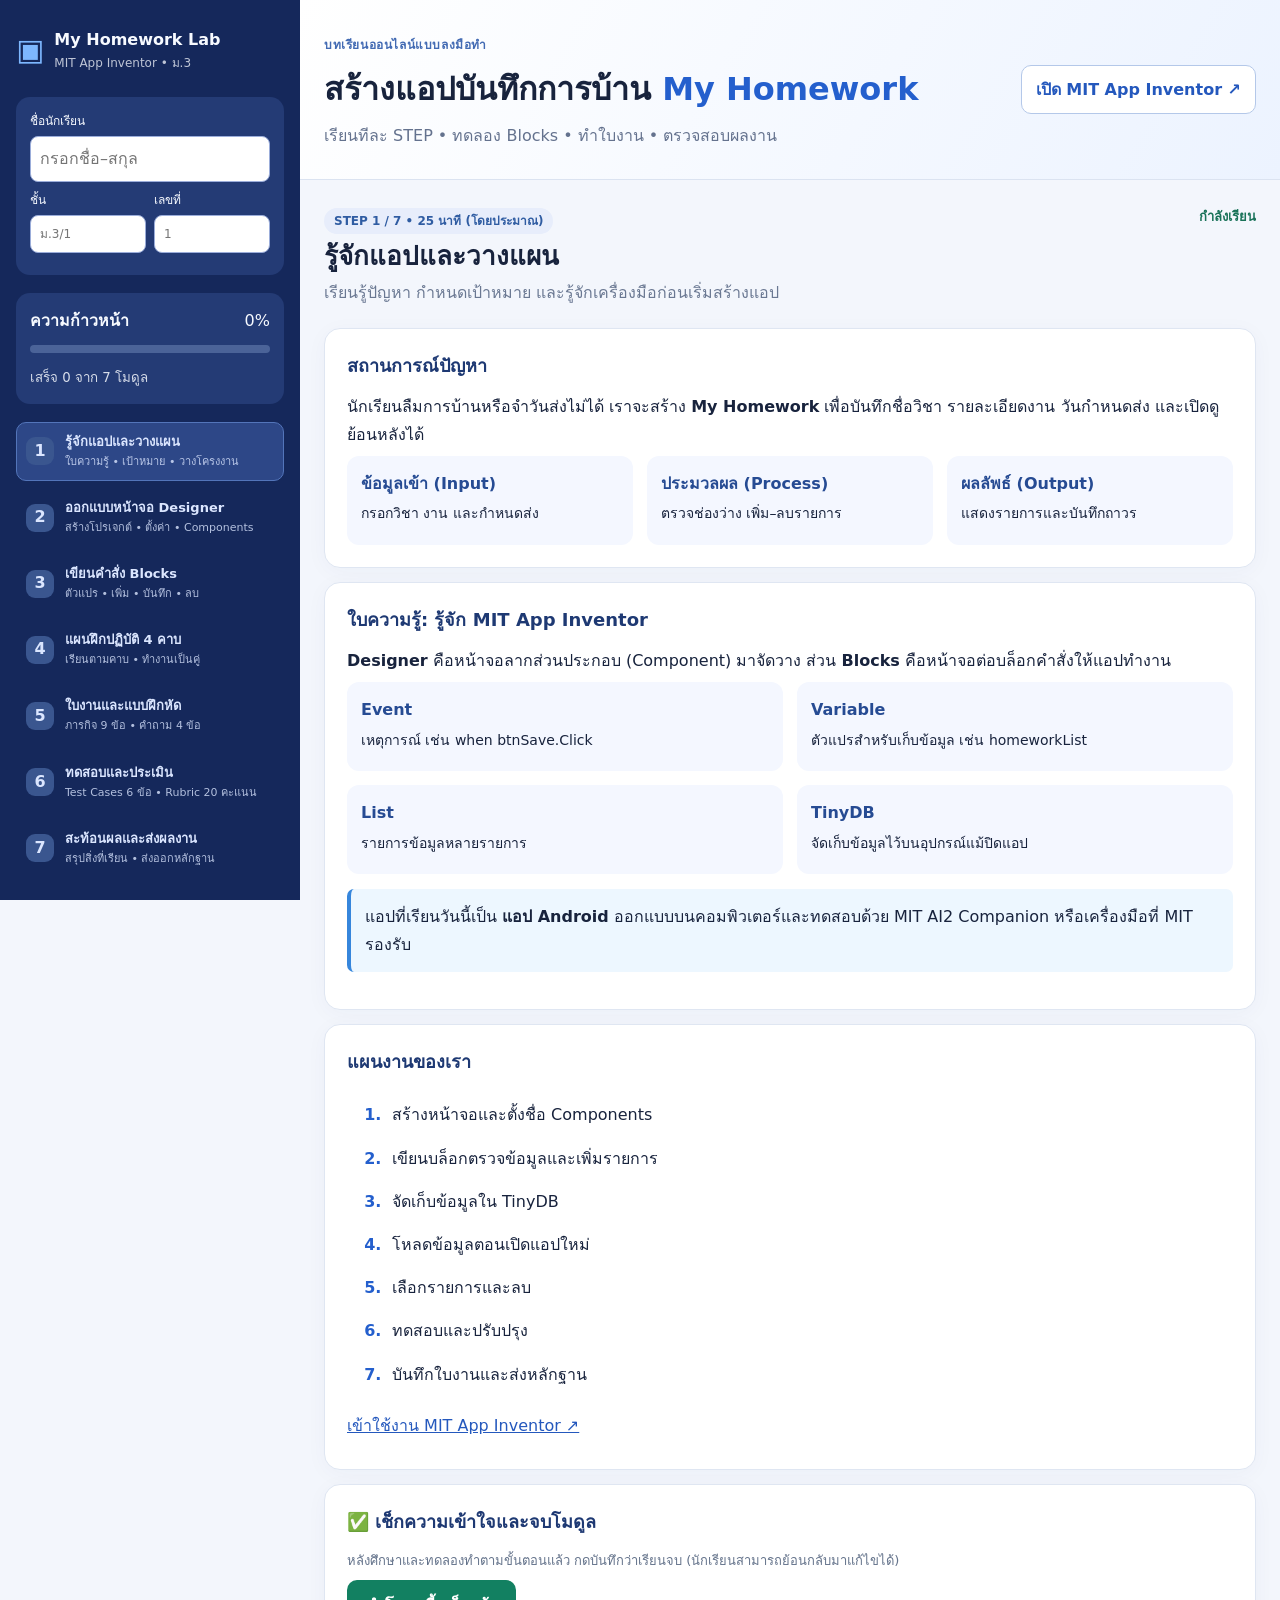
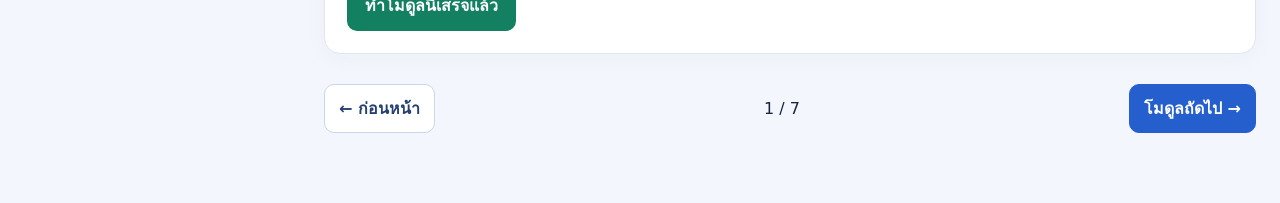
<file: index.html>
<!doctype html>
<html lang="th"><head><meta charset="UTF-8"><meta name="viewport" content="width=device-width,initial-scale=1"><meta name="theme-color" content="#172a5e"><meta name="description" content="บทเรียนออนไลน์ MIT App Inventor สำหรับ ม.3 สร้างแอป My Homework แบบ Step-by-Step"><title>My Homework Lab | MIT App Inventor ม.3</title><link rel="stylesheet" href="style.css"></head>
<body><a class="skip" href="#main">ข้ามไปเนื้อหาบทเรียน</a><div class="app"><aside class="sidebar"><div class="brand"><span class="brand-icon">▣</span><div><strong>My Homework Lab</strong><small>MIT App Inventor • ม.3</small></div></div><div class="student-panel"><label for="studentName">ชื่อนักเรียน</label><input id="studentName" placeholder="กรอกชื่อ–สกุล"><div class="two"><label>ชั้น <input id="studentClass" placeholder="ม.3/1"></label><label>เลขที่ <input id="studentNumber" placeholder="1" inputmode="numeric"></label></div></div><div class="progress"><div class="progress-row"><strong>ความก้าวหน้า</strong><span id="progressPercent">0%</span></div><div class="progress-bar"><span id="progressFill"></span></div><small id="progressDetail">เสร็จ 0 จาก 7 โมดูล</small></div><nav id="nav" aria-label="โมดูลบทเรียน"></nav><div class="side-actions"><button id="exportBtn" class="soft">↓ ส่งออกผลการเรียน (.json)</button><button id="printBtn" class="soft">⎙ พิมพ์ใบงาน/ผลการเรียน</button><button id="resetBtn" class="text-btn">ล้างความก้าวหน้าบนอุปกรณ์</button></div></aside><main id="main"><header class="top"><div><span class="eyebrow">บทเรียนออนไลน์แบบลงมือทำ</span><h1>สร้างแอปบันทึกการบ้าน <span>My Homework</span></h1><p>เรียนทีละ STEP • ทดลอง Blocks • ทำใบงาน • ตรวจสอบผลงาน</p></div><a class="external" href="https://ai2.appinventor.mit.edu/" target="_blank" rel="noopener noreferrer">เปิด MIT App Inventor ↗</a></header><div class="mobile-nav"><label for="moduleSelect">เลือกโมดูล</label><select id="moduleSelect"></select></div><div class="content"><div id="moduleArea"></div><footer class="footer-nav"><button id="prevBtn" class="soft">← ก่อนหน้า</button><span id="stepLabel"></span><button id="nextBtn" class="primary">โมดูลถัดไป →</button></footer></div></main></div><script src="block-guides.js" defer></script><script src="app.js" defer></script></body></html>
</file>
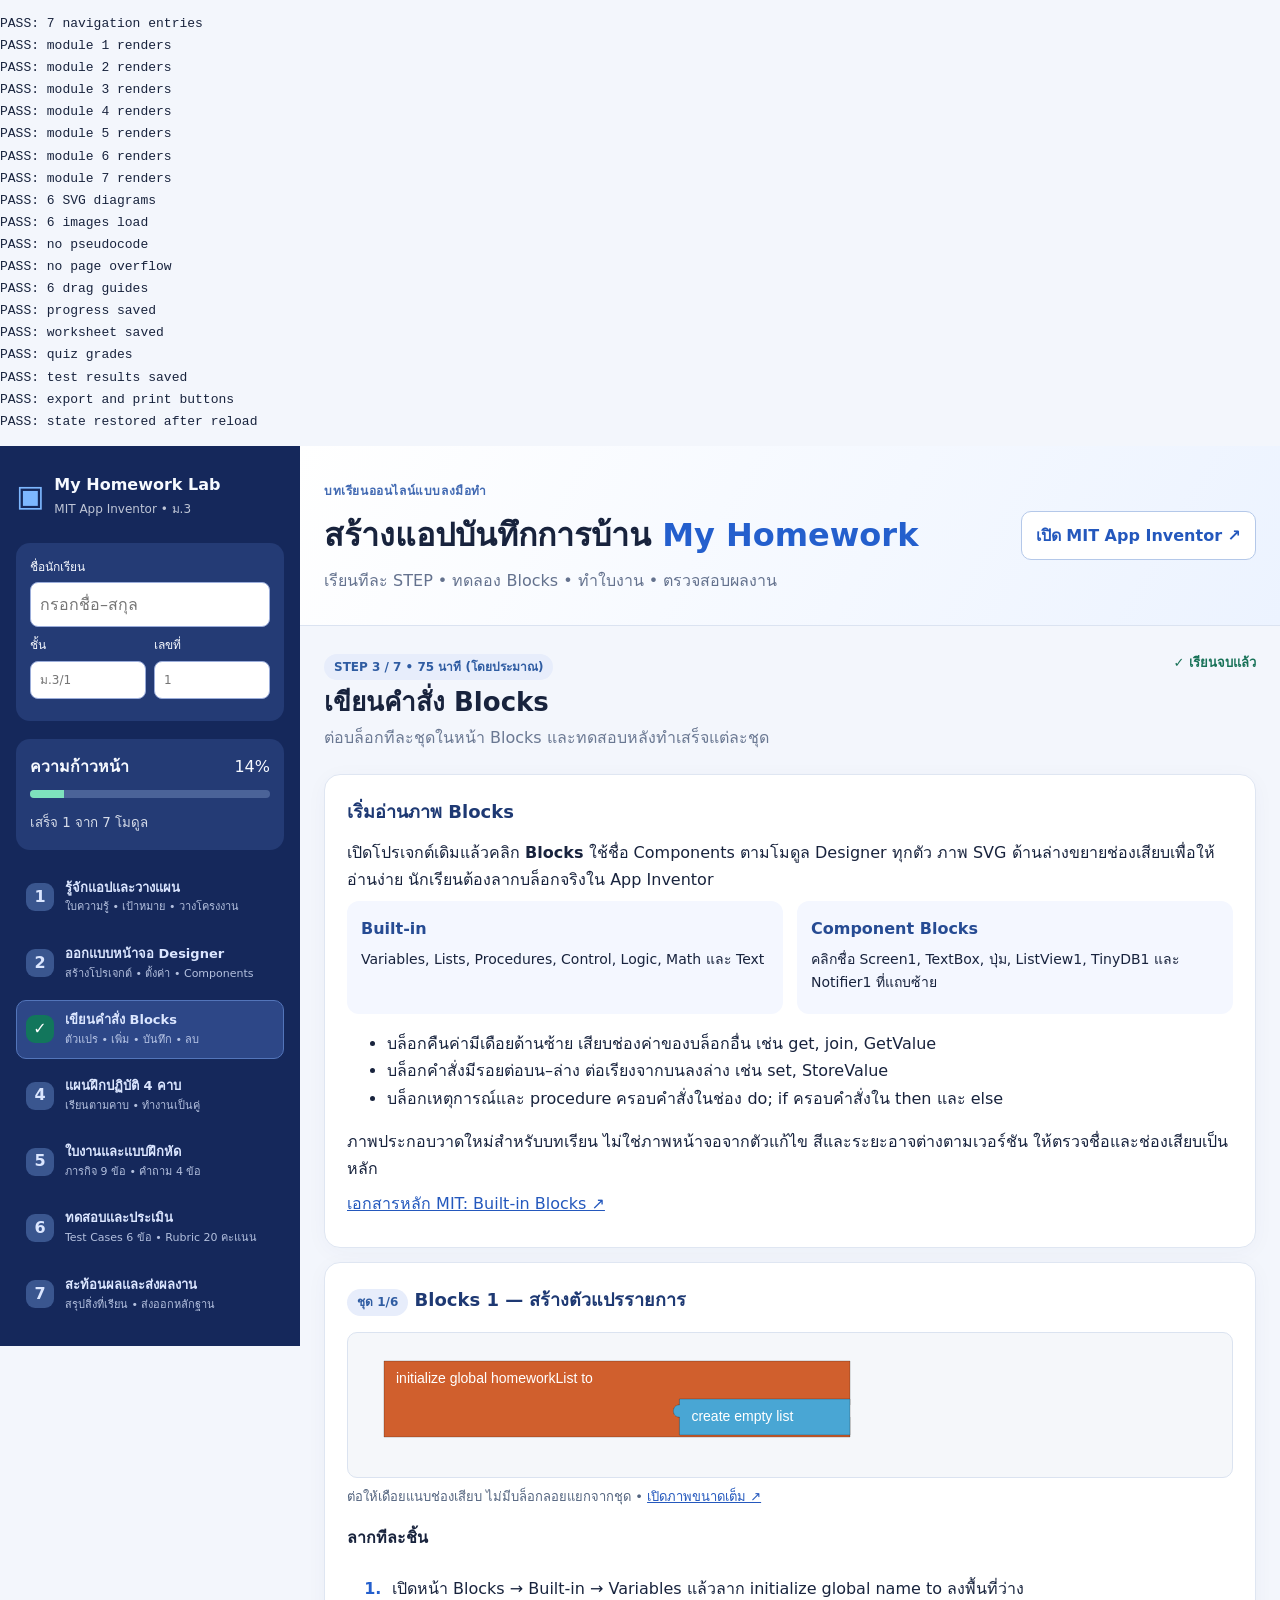
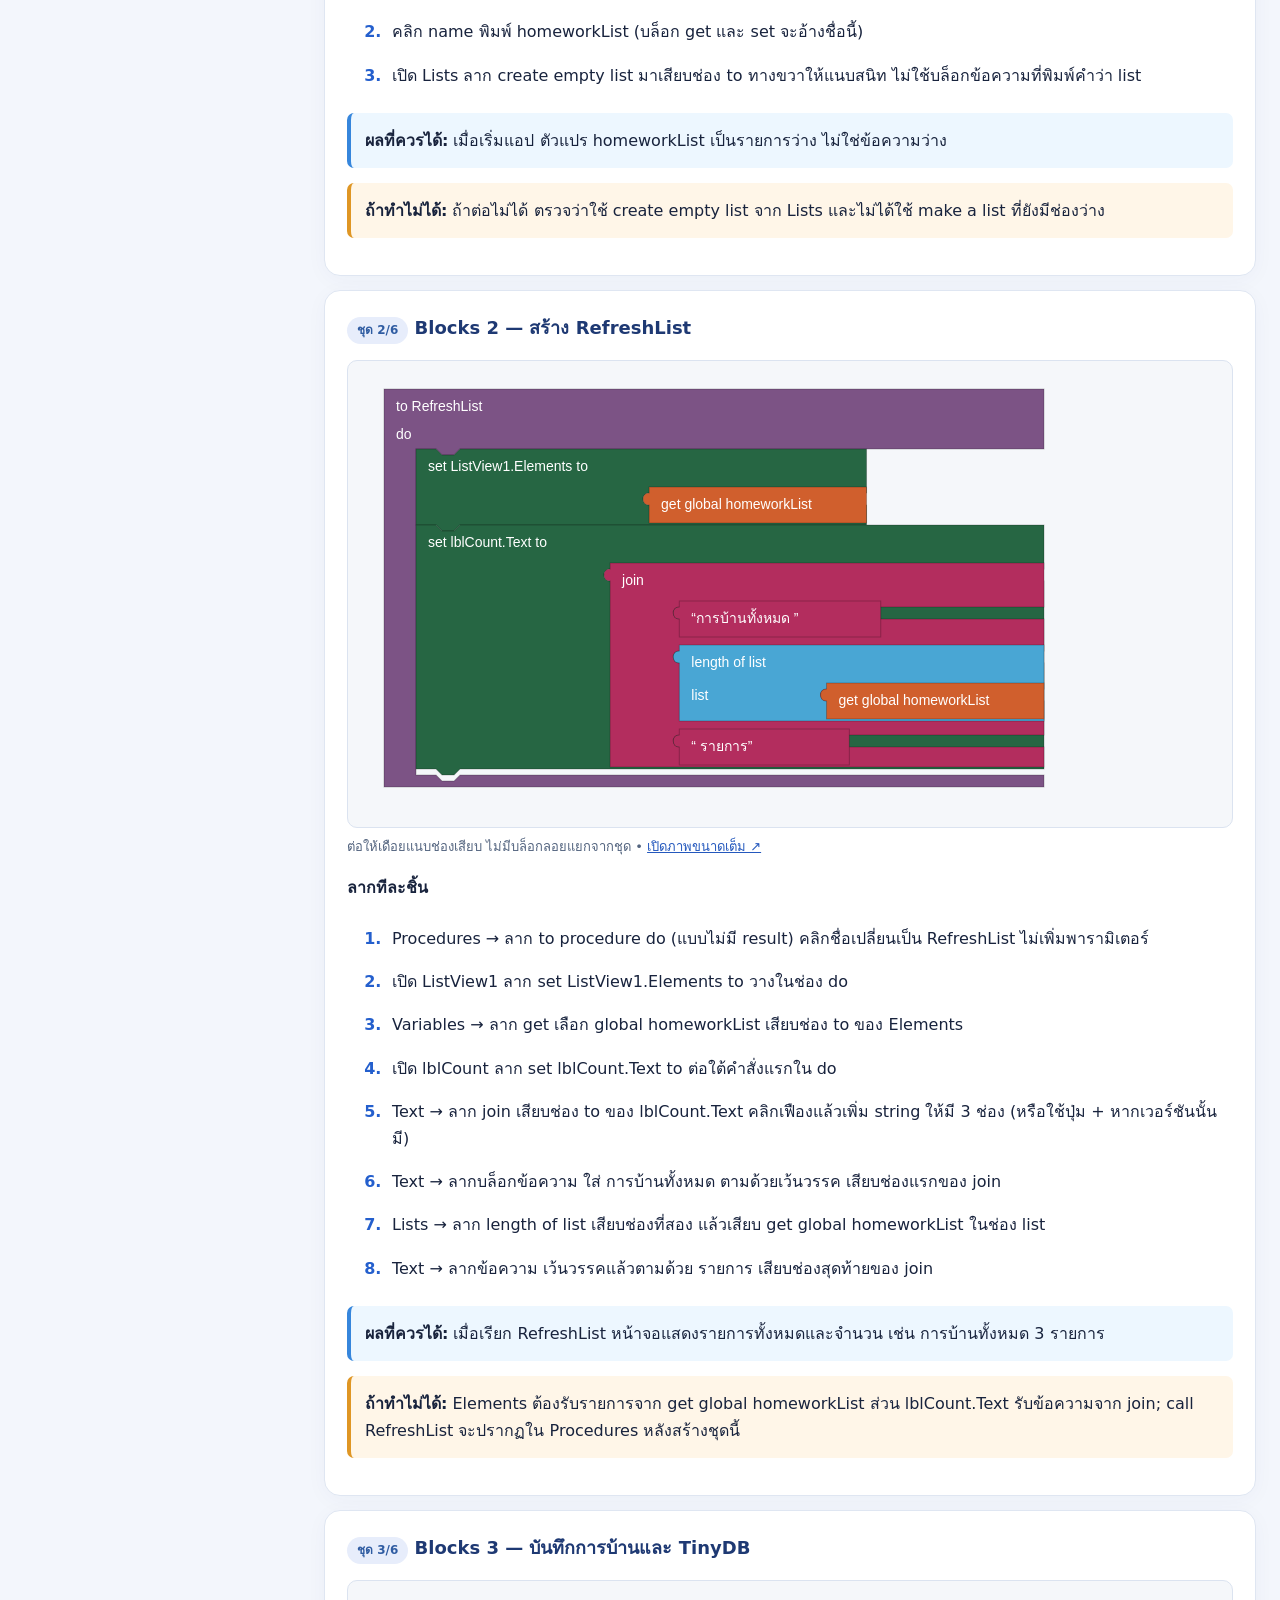
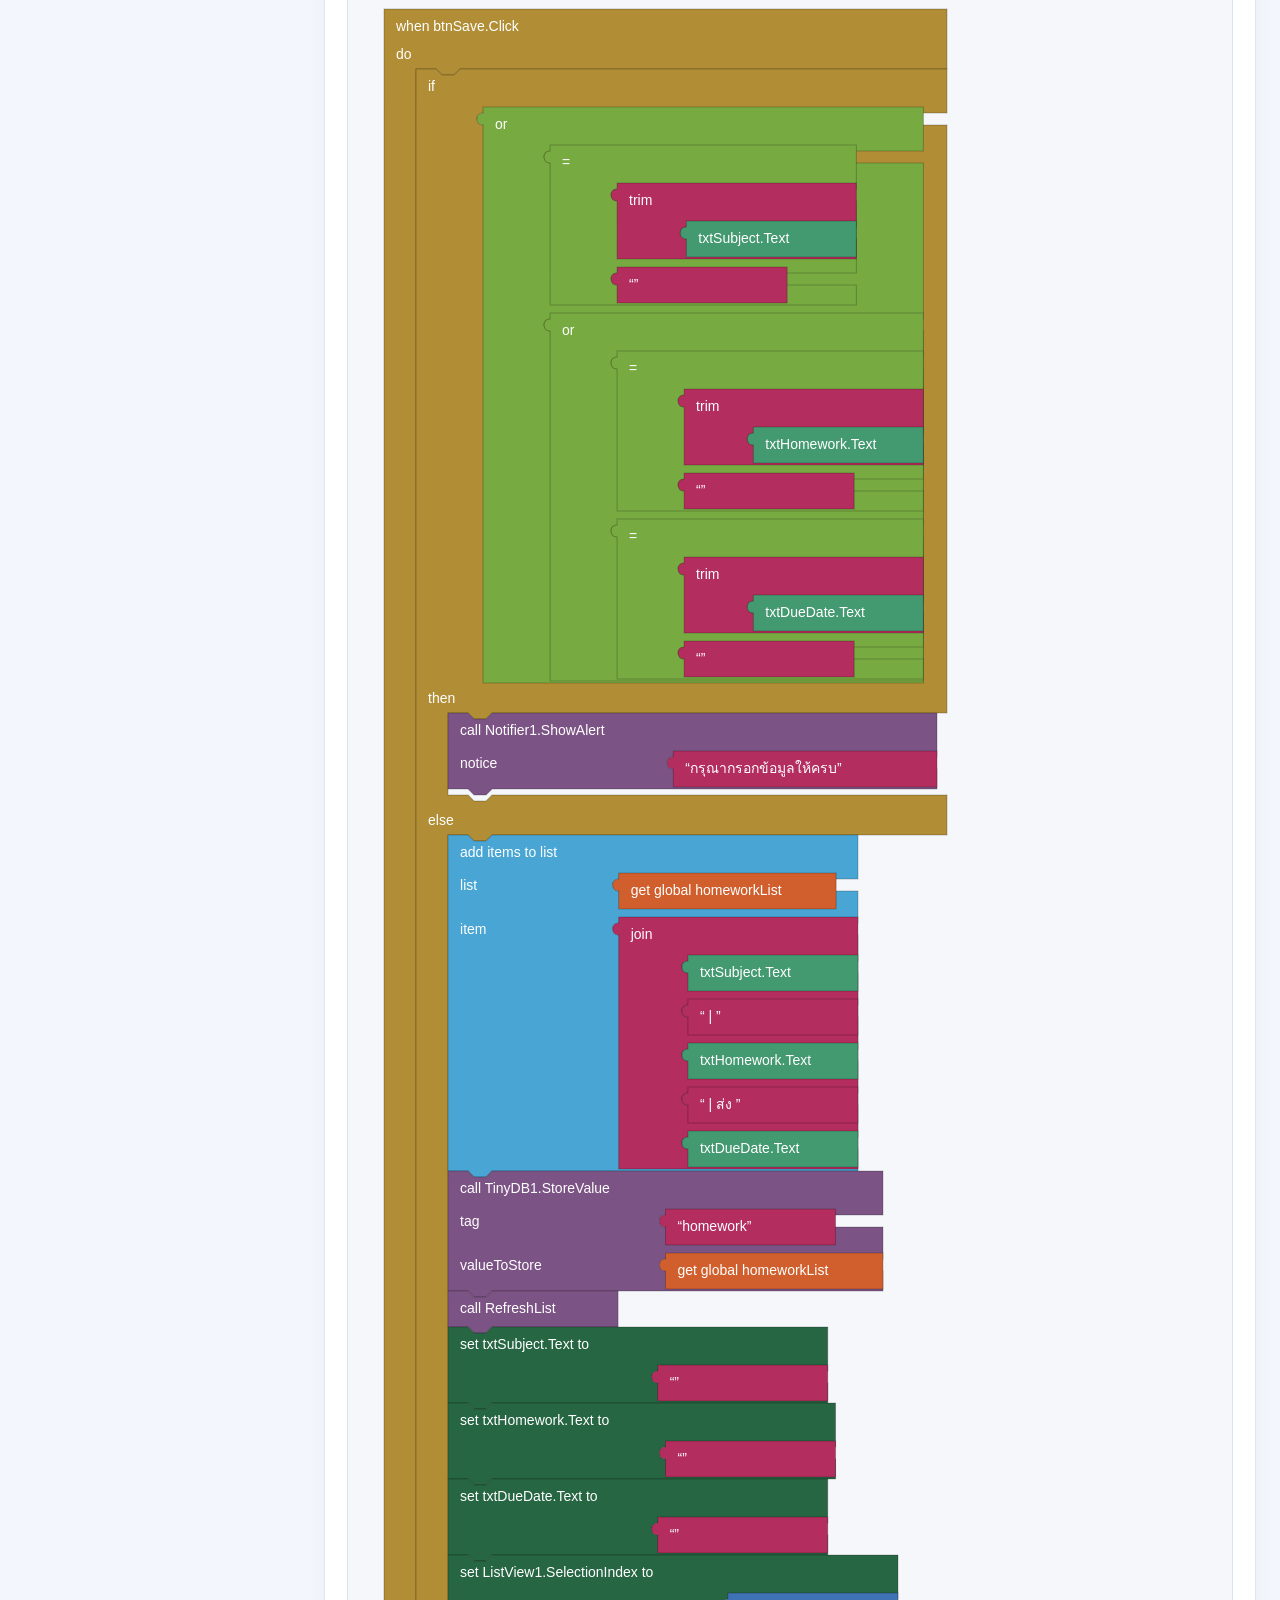
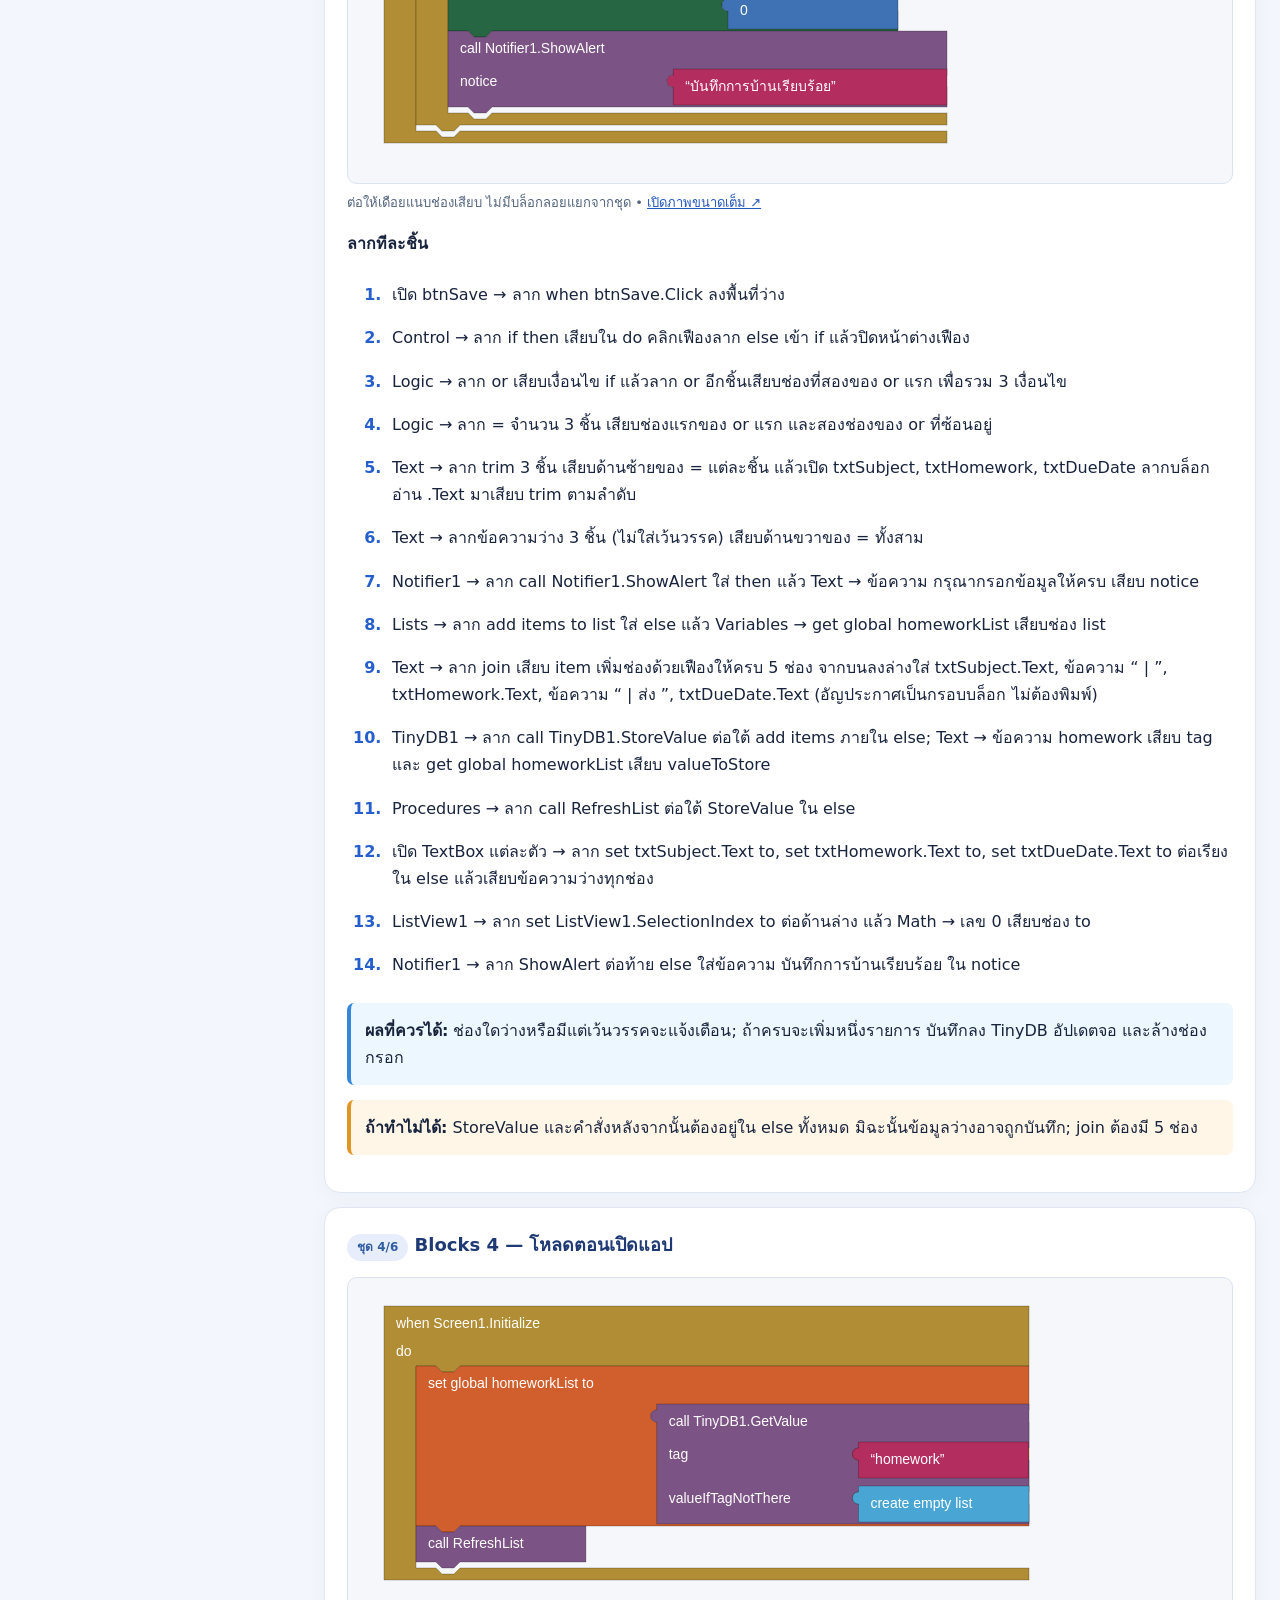
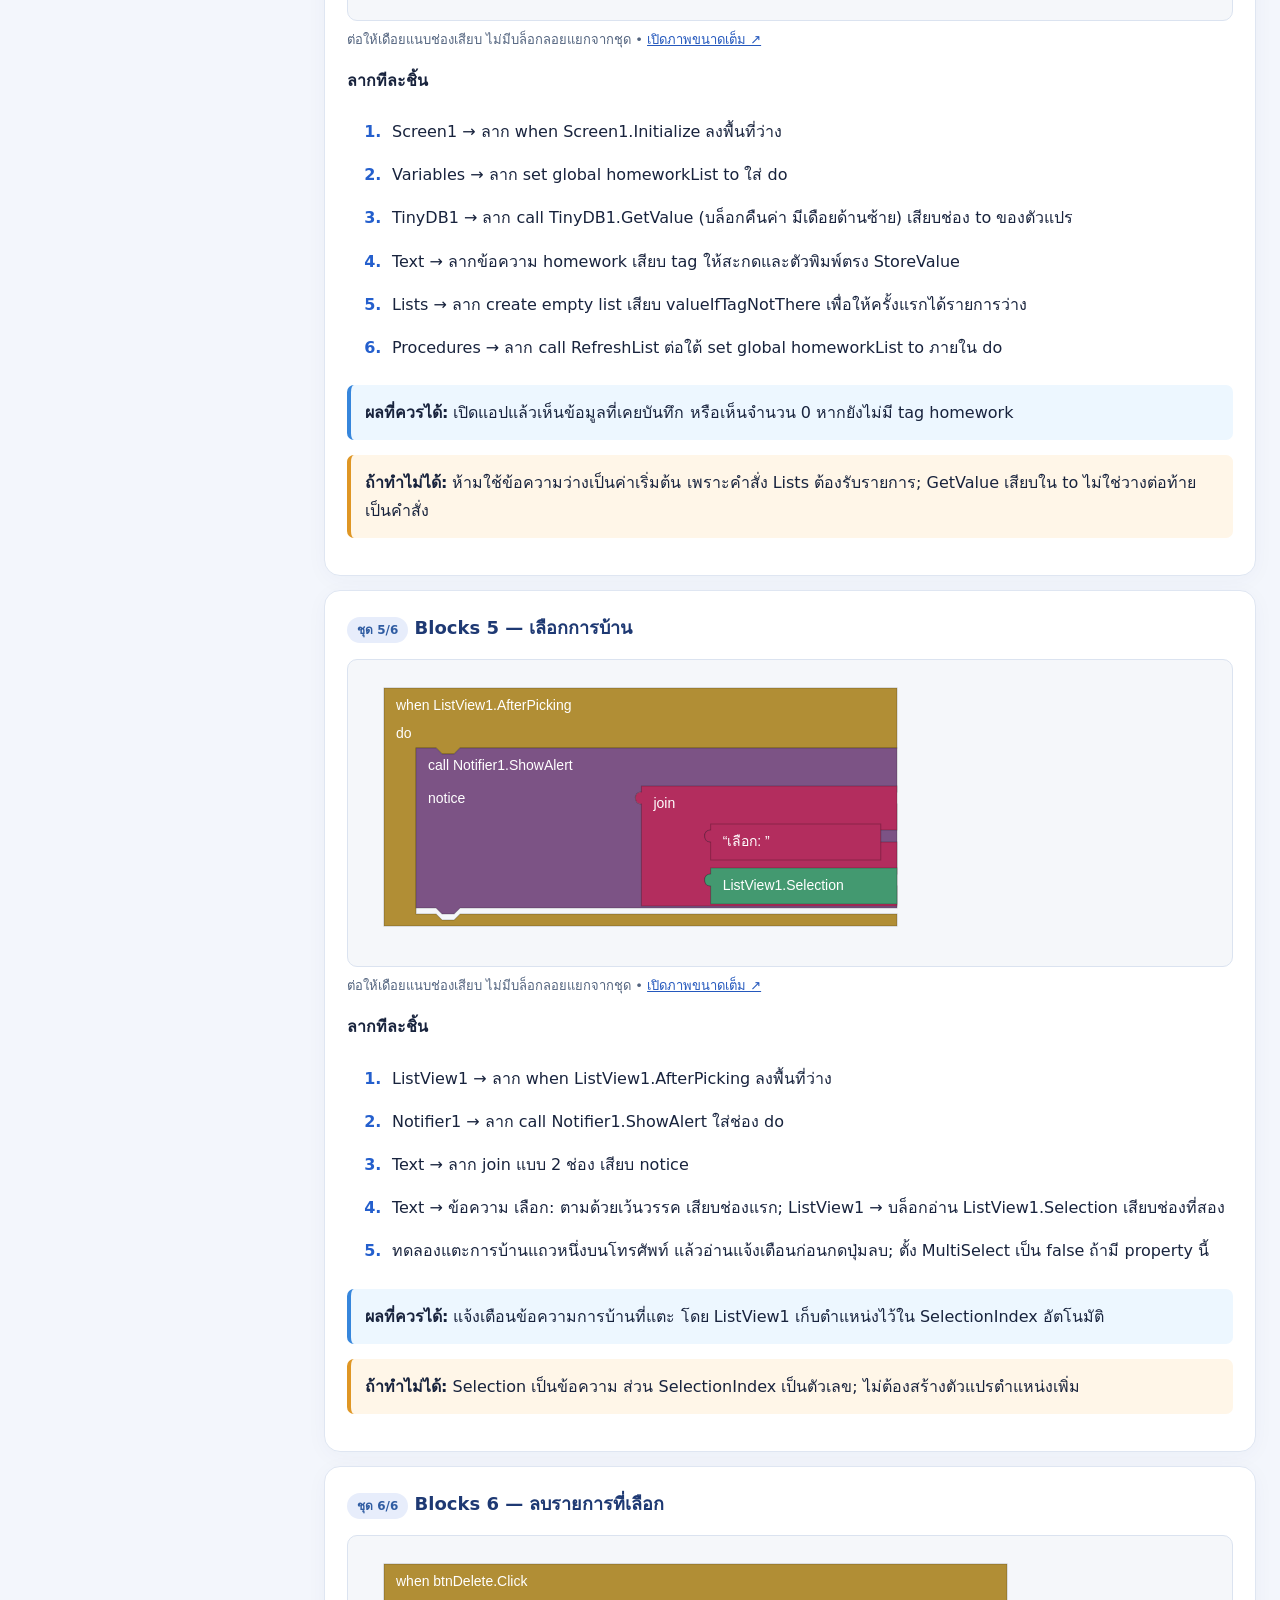
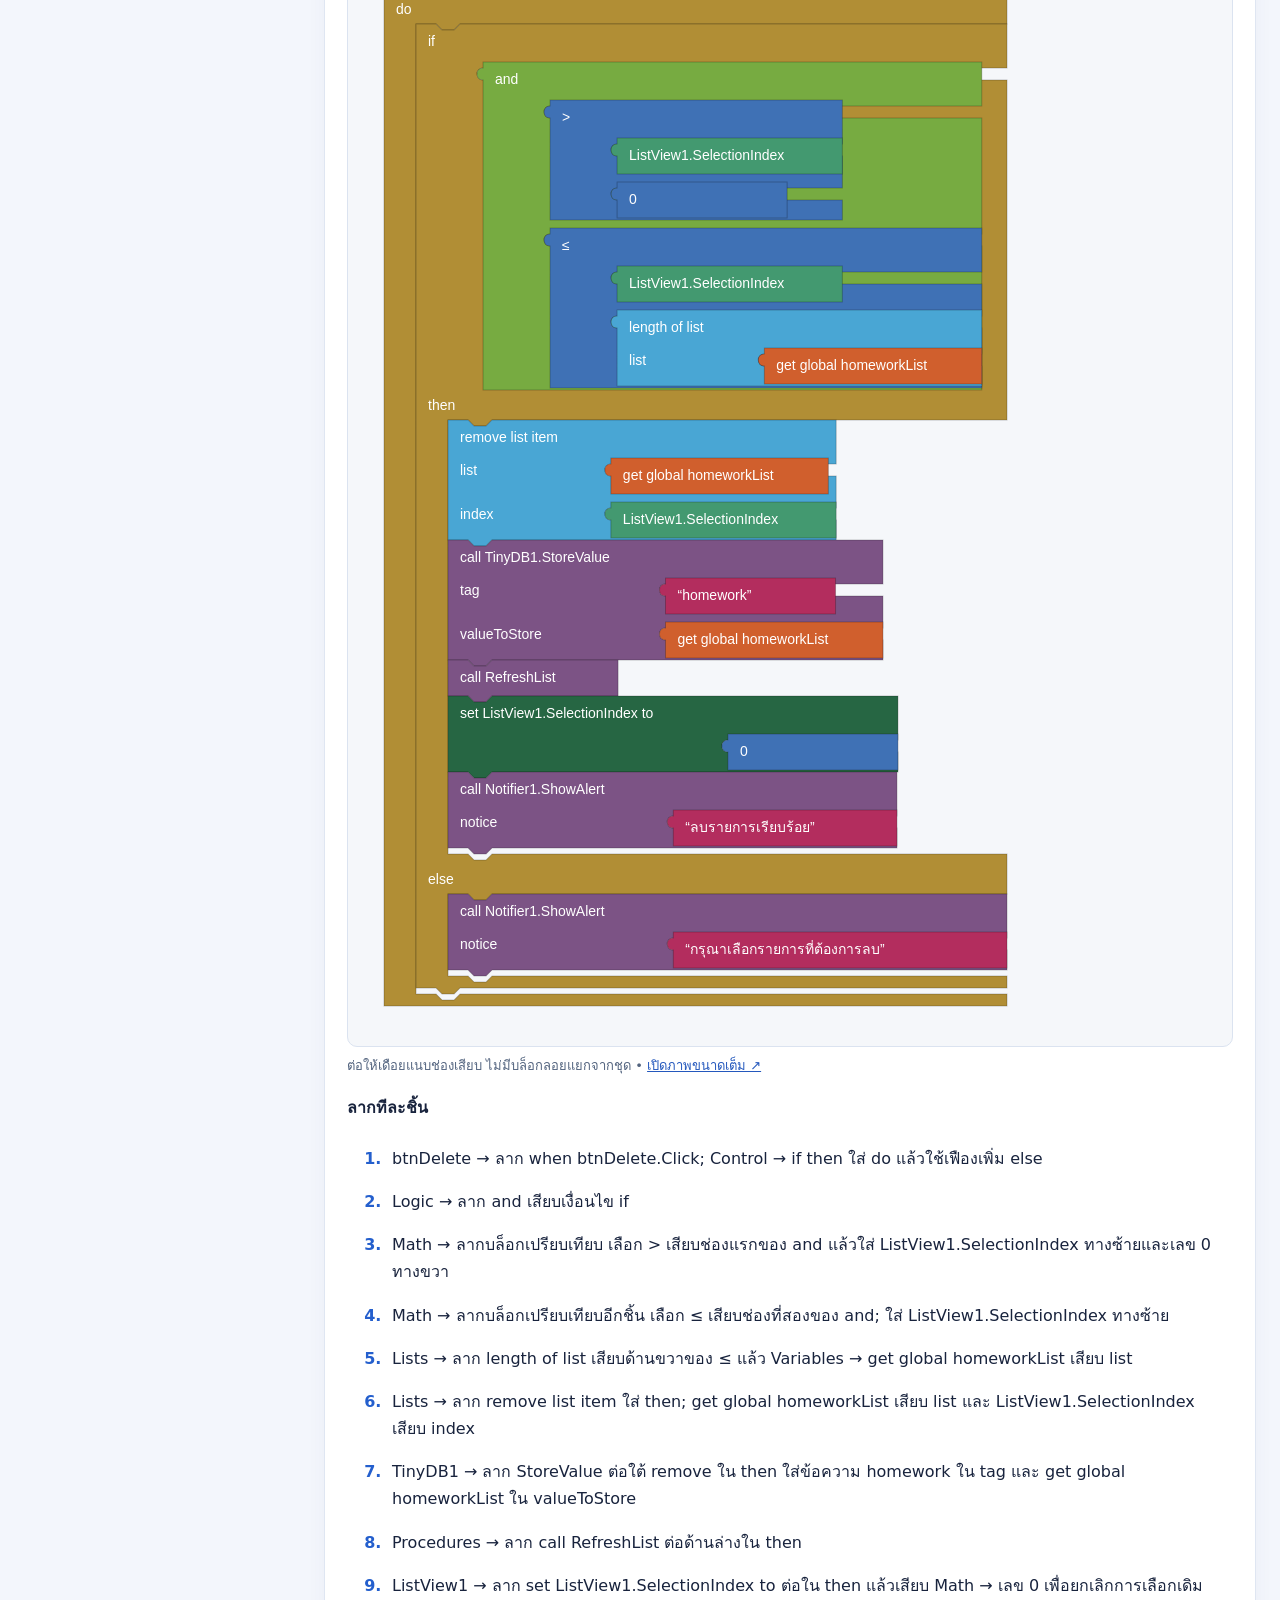
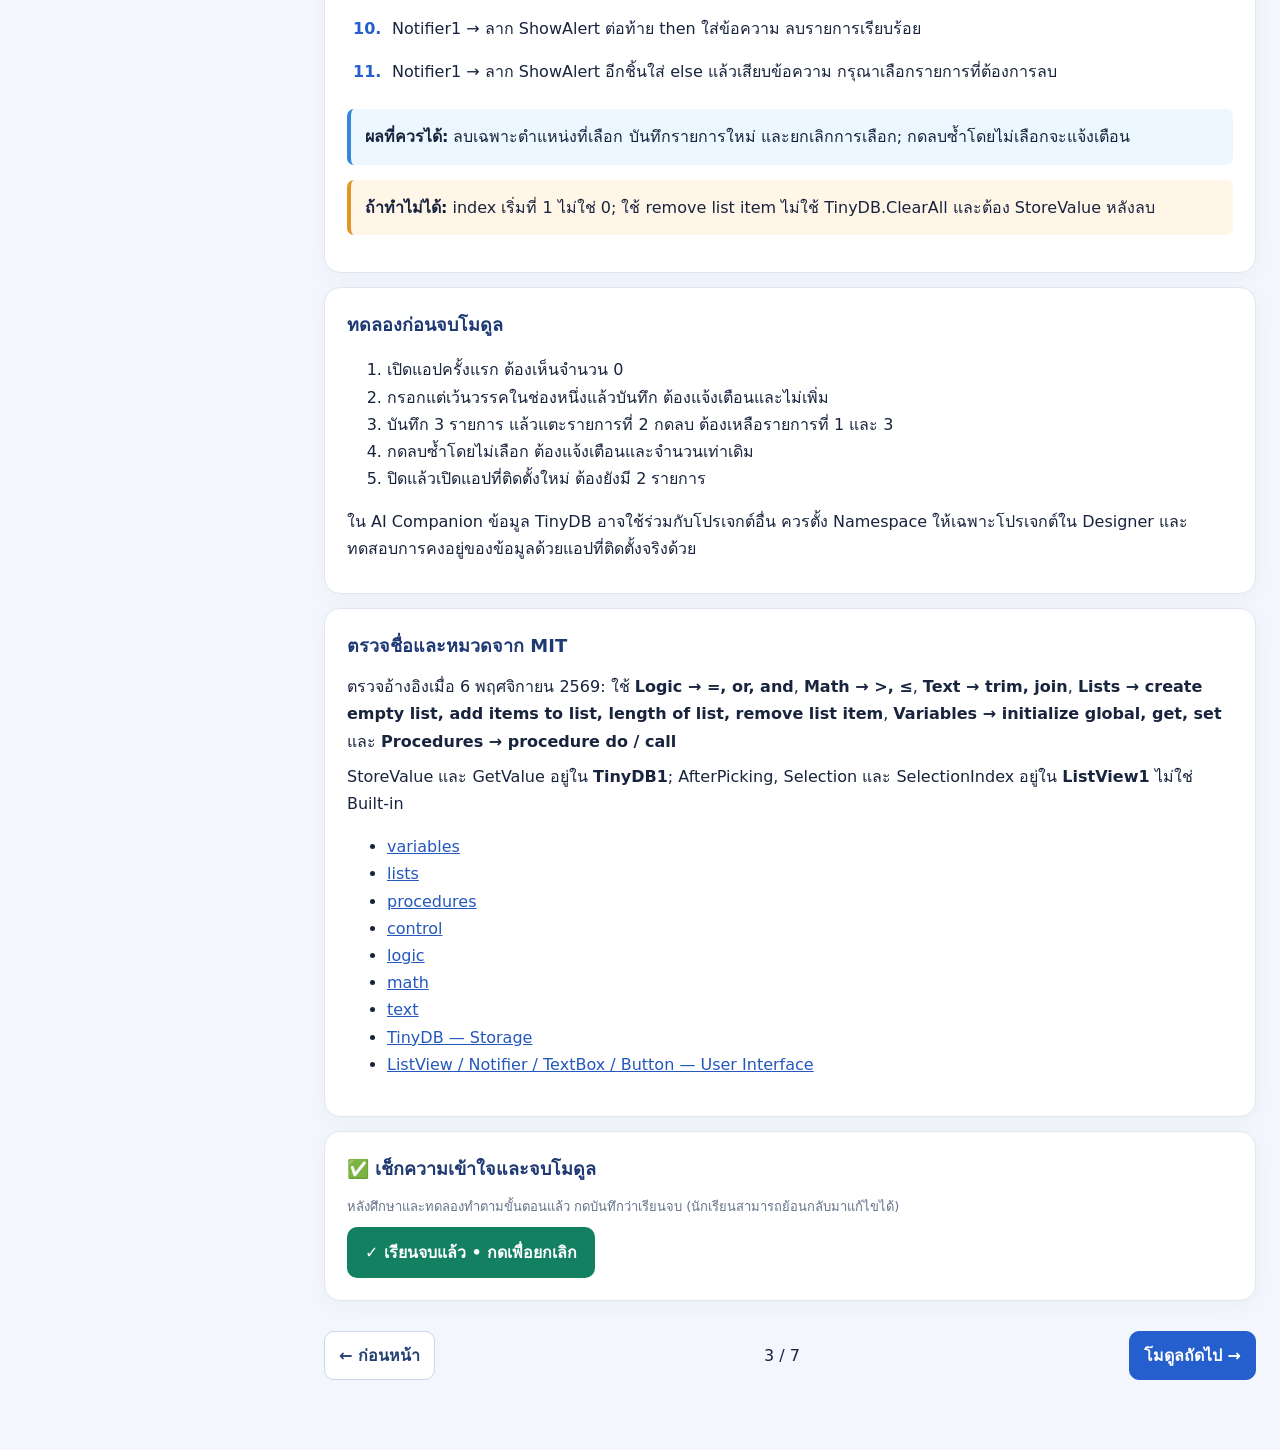
<file: tests/browser.html>
<!doctype html>
<html lang="th"><head><base href="../"><meta charset="UTF-8"><meta name="viewport" content="width=device-width,initial-scale=1"><meta name="theme-color" content="#172a5e"><meta name="description" content="บทเรียนออนไลน์ MIT App Inventor สำหรับ ม.3 สร้างแอป My Homework แบบ Step-by-Step"><title>My Homework Lab | MIT App Inventor ม.3</title><link rel="stylesheet" href="style.css"></head>
<body><a class="skip" href="#main">ข้ามไปเนื้อหาบทเรียน</a><div class="app"><aside class="sidebar"><div class="brand"><span class="brand-icon">▣</span><div><strong>My Homework Lab</strong><small>MIT App Inventor • ม.3</small></div></div><div class="student-panel"><label for="studentName">ชื่อนักเรียน</label><input id="studentName" placeholder="กรอกชื่อ–สกุล"><div class="two"><label>ชั้น <input id="studentClass" placeholder="ม.3/1"></label><label>เลขที่ <input id="studentNumber" placeholder="1" inputmode="numeric"></label></div></div><div class="progress"><div class="progress-row"><strong>ความก้าวหน้า</strong><span id="progressPercent">0%</span></div><div class="progress-bar"><span id="progressFill"></span></div><small id="progressDetail">เสร็จ 0 จาก 7 โมดูล</small></div><nav id="nav" aria-label="โมดูลบทเรียน"></nav><div class="side-actions"><button id="exportBtn" class="soft">↓ ส่งออกผลการเรียน (.json)</button><button id="printBtn" class="soft">⎙ พิมพ์ใบงาน/ผลการเรียน</button><button id="resetBtn" class="text-btn">ล้างความก้าวหน้าบนอุปกรณ์</button></div></aside><main id="main"><header class="top"><div><span class="eyebrow">บทเรียนออนไลน์แบบลงมือทำ</span><h1>สร้างแอปบันทึกการบ้าน <span>My Homework</span></h1><p>เรียนทีละ STEP • ทดลอง Blocks • ทำใบงาน • ตรวจสอบผลงาน</p></div><a class="external" href="https://ai2.appinventor.mit.edu/" target="_blank" rel="noopener noreferrer">เปิด MIT App Inventor ↗</a></header><div class="mobile-nav"><label for="moduleSelect">เลือกโมดูล</label><select id="moduleSelect"></select></div><div class="content"><div id="moduleArea"></div><footer class="footer-nav"><button id="prevBtn" class="soft">← ก่อนหน้า</button><span id="stepLabel"></span><button id="nextBtn" class="primary">โมดูลถัดไป →</button></footer></div></main></div><script src="block-guides.js" defer></script><script src="app.js" defer></script><script src="tests/browser.js" defer></script></body></html>
</file>
<file: style.css>
:root{font-family:system-ui,-apple-system,'Noto Sans Thai',Tahoma,sans-serif;color:#18233d;background:#f3f6fc;line-height:1.7}*{box-sizing:border-box}body{margin:0}button,input,select,textarea{font:inherit}button{cursor:pointer}button:focus-visible,input:focus-visible,textarea:focus-visible,select:focus-visible,a:focus-visible{outline:3px solid #ffb84e;outline-offset:2px}a{color:#2458bd}.skip{position:absolute;top:-100px;background:white;z-index:100;padding:8px}.skip:focus{top:5px}.app{display:grid;grid-template-columns:300px minmax(0,1fr);min-height:100vh}.sidebar{background:#15285b;color:#f7faff;padding:24px 16px;position:sticky;top:0;height:100vh;overflow:auto}.brand{display:flex;gap:10px;align-items:center;margin-bottom:22px}.brand-icon{font-size:30px;color:#7db7ff}.brand strong,.brand small{display:block}.brand small{opacity:.75;font-size:12px}.student-panel,.progress{background:#243b75;border-radius:14px;padding:14px;margin-bottom:18px}.student-panel label{font-size:12px;display:block}.student-panel input{width:100%;padding:8px 9px;margin:5px 0 8px;border:1px solid #9badda;border-radius:8px;color:#1f2b47;background:#fff}.two{display:grid;grid-template-columns:1fr 1fr;gap:8px}.progress-row{display:flex;justify-content:space-between;align-items:center}.progress-bar{height:8px;background:#4b6398;border-radius:8px;overflow:hidden;margin:10px 0}.progress-bar span{display:block;background:#7ee2bd;width:0;height:100%;transition:width .2s}.progress small{opacity:.85}.sidebar nav{display:grid;gap:7px}.nav-item{display:flex;align-items:center;gap:11px;text-align:left;background:transparent;color:#dbe6ff;border:1px solid transparent;border-radius:10px;padding:11px 9px;width:100%;line-height:1.3}.nav-item:hover,.nav-item.active{background:#2d4787;border-color:#5375ba}.nav-num{width:28px;height:28px;border-radius:9px;background:#3a568f;display:grid;place-items:center;flex-shrink:0;font-weight:700}.nav-item.complete .nav-num{background:#12765c;color:#fff}.nav-item b,.nav-item small{display:block}.nav-item b{font-size:13px}.nav-item small{opacity:.8;font-size:11px;margin-top:4px}.side-actions{display:grid;gap:7px;margin-top:24px}.soft,.primary{border:1px solid #cbd6eb;border-radius:10px;padding:10px 14px;font-weight:650;background:#fff;color:#243f71}.soft:hover{background:#eaf0ff}.primary{background:#245fcd;color:white;border-color:#245fcd}.primary:hover{background:#1647a5}.side-actions .soft{font-size:12px}.text-btn{color:#a9bce6;border:0;background:none;text-align:left;padding:10px;font-size:12px}main{min-width:0}.top{background:linear-gradient(120deg,#fff,#ecf3ff);padding:30px max(24px,calc((100% - 1040px)/2));display:flex;align-items:center;justify-content:space-between;gap:20px;border-bottom:1px solid #dbe3f1}.top h1{font-size:clamp(22px,3vw,32px);margin:5px 0}.top h1 span{color:#245fcd}.top p{margin:0;color:#64728e}.eyebrow{font-size:12px;color:#426ab3;letter-spacing:.05em;font-weight:800}.external{white-space:nowrap;border:1px solid #b4c8e9;padding:10px 14px;border-radius:10px;text-decoration:none;background:white;font-weight:650}.content{max-width:1040px;margin:auto;padding:26px 24px 70px}.mobile-nav{display:none}.module-head{display:flex;align-items:flex-start;justify-content:space-between;gap:10px;margin-bottom:22px}.module-head h2{font-size:26px;line-height:1.4;margin:4px 0}.module-head p{color:#6a7892;margin:0}.pill{display:inline-block;border-radius:50px;padding:3px 10px;background:#e7edfb;color:#2f5ca2;font-size:12px;font-weight:800}.card{background:#fff;border:1px solid #dfe6f2;box-shadow:0 4px 22px #14336509;border-radius:16px;padding:22px;margin:14px 0}.card h3{font-size:18px;margin:0 0 12px;color:#1e3973}.card h4{margin:15px 0 7px}.card p{margin:8px 0}.tip{background:#edf7ff;border-left:4px solid #3686dc;padding:14px;border-radius:7px;margin:15px 0}.warning{background:#fff6e8;border-left-color:#df9624}.grid2{display:grid;grid-template-columns:repeat(2,minmax(0,1fr));gap:14px}.grid3{display:grid;grid-template-columns:repeat(3,minmax(0,1fr));gap:14px}.mini-card{background:#f4f7ff;padding:14px;border-radius:12px}.mini-card strong{display:block;color:#264b93}.mini-card p{margin:5px 0;font-size:14px}.steps{counter-reset:s}.steps>li{padding:8px 0 8px 5px}.steps>li::marker{color:#245fcd;font-weight:800}.properties{width:100%;border-collapse:collapse;font-size:14px}.properties th{text-align:left;background:#ebf1fb}.properties td,.properties th{border:1px solid #dbe3f0;padding:9px;vertical-align:top}.properties td:first-child{font-weight:650}.scroll{overflow-x:auto}.block-code{white-space:pre-wrap;overflow-wrap:anywhere;background:#1c2949;color:#e6f0ff;border-radius:12px;padding:18px;font-size:13px;line-height:1.8;tab-size:2}.block-info{font-size:13px;color:#53647f}.check-row{display:flex;align-items:flex-start;gap:10px;padding:9px;border-bottom:1px solid #edf0f6}.check-row input{margin-top:6px;accent-color:#2464d6;width:17px;height:17px;flex-shrink:0}.field-label{font-weight:700;font-size:14px;display:block;margin:12px 0 6px}textarea,.answer-input{display:block;width:100%;background:#fff;border:1px solid #b8c8e3;border-radius:9px;padding:10px;min-height:92px;color:#20304d}.answer-input{min-height:0}.quiz-option{display:flex;gap:8px;margin:7px 0;border:1px solid #dbe4f5;border-radius:9px;padding:9px;cursor:pointer}.quiz-option:has(input:checked){border-color:#2d6ada;background:#edf4ff}.result{padding:12px;background:#edf6ef;color:#14603e;border-radius:9px;margin-top:12px}.result.fail{background:#fff0ef;color:#943831}.footer-nav{display:flex;align-items:center;justify-content:space-between;gap:15px;margin-top:30px}.finish{border:0;background:#128061;color:white;padding:12px 18px;border-radius:10px;font-weight:800}.finish:disabled{background:#859991;cursor:default}.preview{border:9px solid #1b315d;border-radius:28px;max-width:330px;margin:auto;background:#f9fbff;padding:20px;box-shadow:0 15px 35px #162a571f}.preview-header{background:#245fcd;color:white;border-radius:11px;padding:14px}.preview label{display:block;font-size:12px;margin-top:8px}.preview .fake-field{background:#fff;border:1px solid #bdcdeb;padding:8px;border-radius:7px;font-size:12px;color:#8794ab}.preview .fake-button{display:block;text-align:center;background:#296bd5;color:white;border-radius:8px;padding:9px;margin:12px 0}.preview .fake-task{background:#eaf0fd;padding:9px;border-radius:8px;font-size:12px;margin:7px 0}.small{font-size:13px;color:#64738b}.danger-note{color:#a63c2e}.status{font-size:13px;font-weight:700;color:#187258}.footer-tools{display:flex;gap:8px;flex-wrap:wrap;margin-top:12px}.module-quiz{padding:12px;border:1px solid #e0e8f6;border-radius:11px;margin:12px 0}.rubric-score{width:90px;padding:8px;border:1px solid #b8c8e3;border-radius:8px}.bold{font-weight:800}.hidden{display:none!important}@media(max-width:980px){.app{grid-template-columns:250px minmax(0,1fr)}.top{padding:22px}.top{flex-wrap:wrap}.content{padding:22px 18px}}@media(max-width:720px){.app{display:block}.sidebar{height:auto;position:static;padding:12px 16px}.brand{margin:0}.sidebar .student-panel,.sidebar .progress,.sidebar nav,.sidebar .side-actions{display:none}.top{padding:20px 16px}.content{padding:15px 12px 60px}.mobile-nav{display:block;padding:12px 16px;background:white;border-bottom:1px solid #e0e7f2}.mobile-nav select{width:100%;padding:9px;border:1px solid #b9c9e7;border-radius:8px}.grid2,.grid3{grid-template-columns:1fr}.card{padding:16px}.module-head{display:block}.module-head h2{font-size:22px}.external{white-space:normal}.footer-nav{gap:7px}.footer-nav button{padding:8px;font-size:12px}.top p{font-size:14px}}@media print{.sidebar,.mobile-nav,.top,.footer-nav,.footer-tools,.finish,.external{display:none!important}.app{display:block}.content{max-width:none;padding:0}.card{break-inside:avoid;box-shadow:none}.module-head h2{color:black}body{background:white}}

.blocks-figure{margin:16px 0}.blocks-scroll{overflow:auto;border:1px solid #dbe3f0;border-radius:10px;background:#f5f7fa;padding:12px}.blocks-image{display:block;max-width:none;height:auto}.blocks-figure figcaption{font-size:13px;color:#53647f;margin-top:8px}@media print{.blocks-image{max-width:100%;height:auto}.blocks-scroll{overflow:visible;padding:0}.blocks-figure{break-inside:avoid}}
</file>
